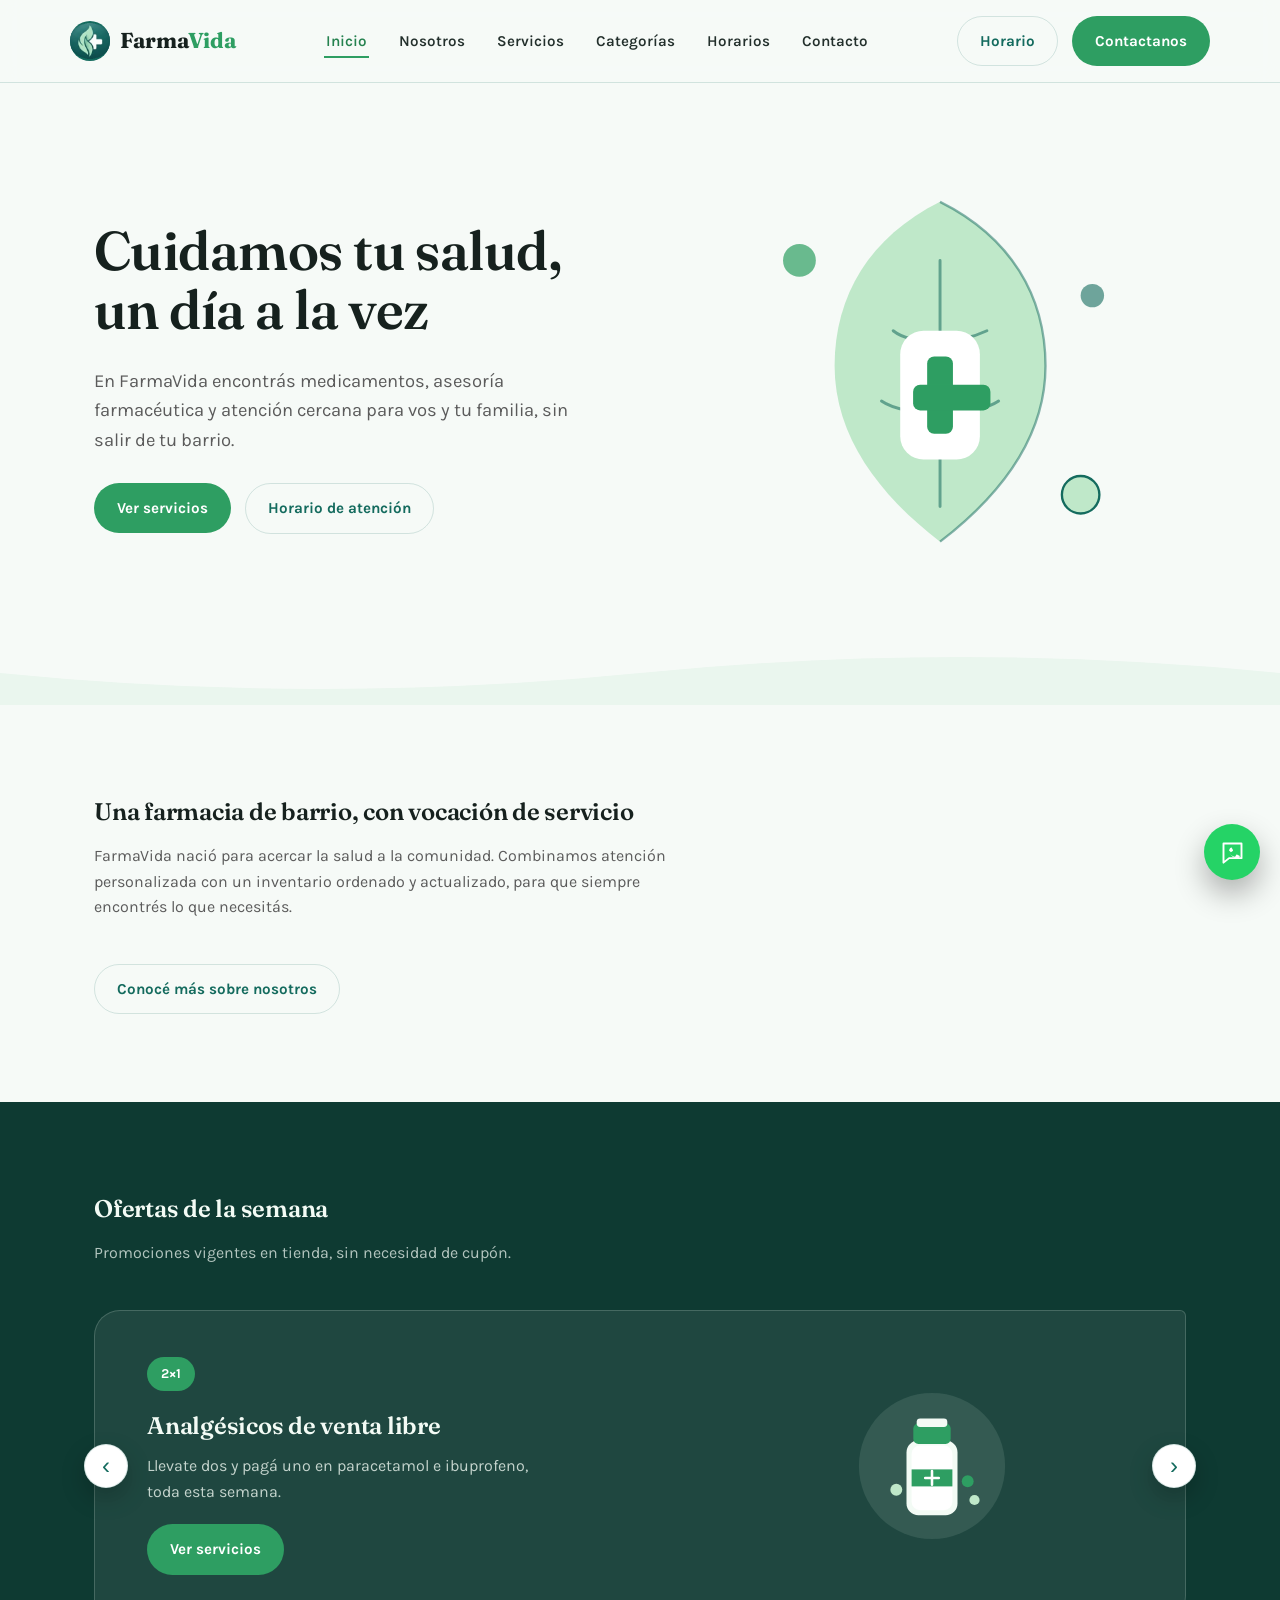
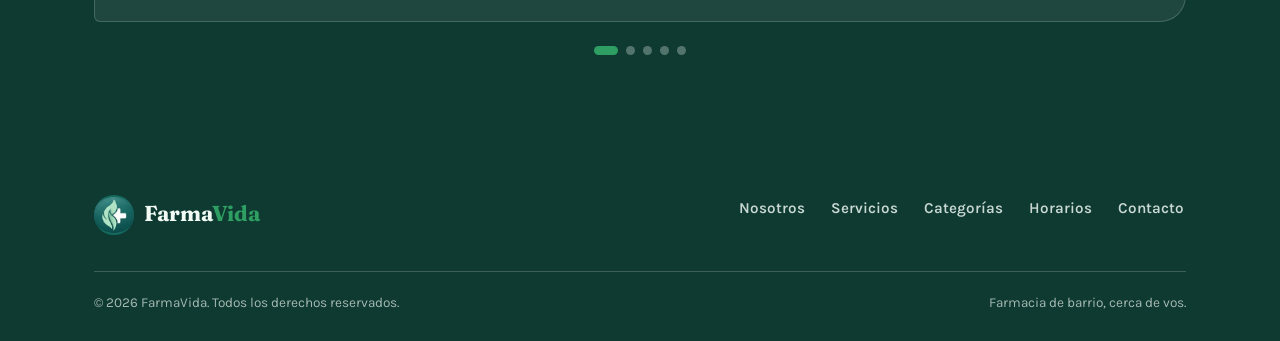
<file: index.html>
<!DOCTYPE html>
<html lang="es">
<head>
<meta charset="UTF-8">
<meta name="viewport" content="width=device-width, initial-scale=1.0">
<title>FarmaVida — Farmacia de barrio</title>
<meta name="description" content="Farmacia de barrio en San Salvador: medicamentos, asesoría y entrega a domicilio.">
<link rel="preconnect" href="https://fonts.googleapis.com">
<link rel="preconnect" href="https://fonts.gstatic.com" crossorigin>
<link href="https://fonts.googleapis.com/css2?family=Fraunces:opsz,wght@9..144,400;9..144,500;9..144,600;9..144,700&family=Karla:wght@400;500;600;700&display=swap" rel="stylesheet">
<link rel="stylesheet" href="style.css">
</head>
<body>

<header>
  <div class="wrap nav">
    <a class="brand" href="index.html">
      <img class="brand-mark" src="logo-icon.png" alt="Logo de FarmaVida" width="40" height="40">
      <span class="brand-word">Farma<em>Vida</em></span>
    </a>
    <ul class="nav-links" id="navLinks">
      <li><a href="index.html" class="active">Inicio</a></li>
      <li><a href="nosotros.html">Nosotros</a></li>
      <li><a href="servicios.html">Servicios</a></li>
      <li><a href="categorias.html">Categorías</a></li>
      <li><a href="horarios.html">Horarios</a></li>
      <li><a href="contacto.html">Contacto</a></li>
    </ul>
    <div class="nav-cta">
      <a class="btn btn-ghost" href="horarios.html">Horario</a>
      <a class="btn btn-primary" href="contacto.html">Contactanos</a>
      <button class="menu-toggle" id="menuToggle" aria-label="Abrir menú" aria-expanded="false" aria-controls="navLinks">
        <svg viewBox="0 0 24 24" fill="none" stroke-width="2" stroke-linecap="round"><path d="M3 6h18M3 12h18M3 18h18"/></svg>
      </button>
    </div>
  </div>
</header>

<main>
  <section class="hero" id="inicio">
    <div class="wrap">
      <div>
        <h1>Cuidamos tu salud,<br>un día a la vez</h1>
        <p class="lead">En FarmaVida encontrás medicamentos, asesoría farmacéutica y atención cercana para vos y tu familia, sin salir de tu barrio.</p>
        <div class="hero-cta">
          <a class="btn btn-primary" href="servicios.html">Ver servicios</a>
          <a class="btn btn-ghost" href="horarios.html">Horario de atención</a>
        </div>
      </div>
      <svg class="hero-art" viewBox="0 0 420 380" fill="none" xmlns="http://www.w3.org/2000/svg">
        <path d="M210 40c60 30 90 80 90 140s-38 110-90 150c-52-40-90-90-90-150s30-110 90-140z" fill="var(--mint)"/>
        <path d="M210 40c60 30 90 80 90 140s-38 110-90 150" stroke="var(--teal-700)" stroke-width="2" fill="none" opacity=".5"/>
        <path d="M210 90v210M170 150c15 12 55 12 80 0M160 210c20 14 80 14 100 0" stroke="var(--teal-700)" stroke-width="2.5" stroke-linecap="round" fill="none" opacity=".55"/>
        <rect x="176" y="150" width="68" height="110" rx="20" fill="var(--surface)"/>
        <rect x="199" y="172" width="22" height="66" rx="6" fill="var(--green-500)"/>
        <rect x="187" y="196" width="66" height="22" rx="6" fill="var(--green-500)"/>
        <circle cx="90" cy="90" r="14" fill="var(--green-500)" opacity=".7"/>
        <circle cx="340" cy="120" r="10" fill="var(--teal-700)" opacity=".6"/>
        <circle cx="330" cy="290" r="16" fill="var(--mint)" stroke="var(--teal-700)" stroke-width="2"/>
      </svg>
    </div>
  </section>

  <div class="divider" aria-hidden="true">
    <svg viewBox="0 0 1200 60" preserveAspectRatio="none"><path d="M0 30 Q300 60 600 30 T1200 30 V60 H0 Z" fill="var(--surface-alt)"/></svg>
  </div>

  <section id="nosotros-teaser">
    <div class="wrap">
      <div class="section-head">
        <h2>Una farmacia de barrio, con vocación de servicio</h2>
        <p class="muted measure">FarmaVida nació para acercar la salud a la comunidad. Combinamos atención personalizada con un inventario ordenado y actualizado, para que siempre encontrés lo que necesitás.</p>
      </div>
      <a class="btn btn-ghost" href="nosotros.html">Conocé más sobre nosotros</a>
    </div>
  </section>

  <section class="ofertas" id="ofertas">
    <div class="wrap">
      <div class="section-head">
        <h2>Ofertas de la semana</h2>
        <p>Promociones vigentes en tienda, sin necesidad de cupón.</p>
      </div>

      <div class="carousel" data-carousel>
        <div class="carousel-viewport">
          <ul class="carousel-track" data-track>

            <li class="offer-slide">
              <div class="offer-copy">
                <span class="offer-tag">2×1</span>
                <h3>Analgésicos de venta libre</h3>
                <p>Llevate dos y pagá uno en paracetamol e ibuprofeno, toda esta semana.</p>
                <a class="btn btn-primary" href="servicios.html">Ver servicios</a>
              </div>
              <svg class="offer-art" viewBox="0 0 200 200" xmlns="http://www.w3.org/2000/svg">
                <circle cx="100" cy="100" r="86" fill="color-mix(in srgb, var(--on-dark) 10%, transparent)"/>
                <rect x="70" y="70" width="60" height="88" rx="14" fill="var(--on-dark)"/>
                <rect x="76" y="76" width="48" height="76" rx="10" fill="var(--surface)"/>
                <rect x="78" y="50" width="44" height="24" rx="6" fill="var(--green-500)"/>
                <rect x="82" y="44" width="36" height="10" rx="4" fill="var(--on-dark)"/>
                <rect x="76" y="104" width="48" height="20" fill="var(--green-500)"/>
                <path d="M92 114h16M100 106v16" stroke="#fff" stroke-width="3" stroke-linecap="round"/>
                <circle cx="58" cy="128" r="7" fill="var(--mint)"/>
                <circle cx="142" cy="118" r="7" fill="var(--green-500)"/>
                <circle cx="150" cy="140" r="6" fill="var(--mint)"/>
              </svg>
            </li>

            <li class="offer-slide">
              <div class="offer-copy">
                <span class="offer-tag">-20%</span>
                <h3>Vitaminas y suplementos</h3>
                <p>Reforzá tus defensas con 20% de descuento en toda la línea, todo el mes.</p>
                <a class="btn btn-primary" href="categorias.html">Ver categorías</a>
              </div>
              <svg class="offer-art" viewBox="0 0 200 200" xmlns="http://www.w3.org/2000/svg">
                <circle cx="100" cy="100" r="86" fill="color-mix(in srgb, var(--on-dark) 10%, transparent)"/>
                <path d="M100 40c8 6 13 13 13 21a13 13 0 0 1-26 0c0-8 5-15 13-21z" fill="var(--mint)"/>
                <rect x="66" y="76" width="68" height="82" rx="18" fill="var(--on-dark)"/>
                <rect x="74" y="84" width="52" height="66" rx="12" fill="var(--surface)"/>
                <rect x="80" y="58" width="40" height="20" rx="6" fill="var(--green-500)"/>
                <circle cx="90" cy="104" r="6" fill="var(--green-500)"/>
                <circle cx="110" cy="112" r="6" fill="var(--mint)"/>
                <circle cx="96" cy="126" r="6" fill="var(--green-500)"/>
                <circle cx="114" cy="134" r="6" fill="var(--mint)"/>
              </svg>
            </li>

            <li class="offer-slide">
              <div class="offer-copy">
                <span class="offer-tag">Gratis</span>
                <h3>Control de presión arterial</h3>
                <p>Sin costo, todos los días en tienda. Solo acercate al mostrador.</p>
                <a class="btn btn-primary" href="servicios.html">Ver servicios</a>
              </div>
              <svg class="offer-art" viewBox="0 0 200 200" xmlns="http://www.w3.org/2000/svg">
                <circle cx="100" cy="100" r="86" fill="color-mix(in srgb, var(--on-dark) 10%, transparent)"/>
                <path d="M60 142c12 12 68 12 80 0" stroke="var(--mint)" stroke-width="12" stroke-linecap="round" fill="none"/>
                <rect x="64" y="72" width="72" height="54" rx="12" fill="var(--on-dark)"/>
                <rect x="72" y="80" width="56" height="28" rx="4" fill="var(--surface)"/>
                <path d="M78 94h8l4-9 5 15 4-11h7" stroke="var(--green-500)" stroke-width="3" fill="none" stroke-linecap="round" stroke-linejoin="round"/>
                <circle cx="121" cy="117" r="5" fill="var(--green-500)"/>
                <circle cx="103" cy="117" r="5" fill="var(--mint)"/>
              </svg>
            </li>

            <li class="offer-slide">
              <div class="offer-copy">
                <span class="offer-tag">-15%</span>
                <h3>Cuidado del bebé</h3>
                <p>Pañales, fórmulas y productos de higiene infantil con descuento especial.</p>
                <a class="btn btn-primary" href="categorias.html">Ver categorías</a>
              </div>
              <svg class="offer-art" viewBox="0 0 200 200" xmlns="http://www.w3.org/2000/svg">
                <circle cx="100" cy="100" r="86" fill="color-mix(in srgb, var(--on-dark) 10%, transparent)"/>
                <rect x="86" y="52" width="20" height="16" rx="4" fill="var(--green-500)"/>
                <rect x="78" y="66" width="36" height="16" rx="5" fill="var(--on-dark)"/>
                <path d="M72 82h48l-6 68a8 8 0 0 1-8 7H86a8 8 0 0 1-8-7z" fill="var(--surface)" stroke="var(--on-dark)" stroke-width="3"/>
                <rect x="75" y="110" width="42" height="18" fill="var(--mint)"/>
                <path d="M85 119h22" stroke="var(--teal-700)" stroke-width="2.5" stroke-linecap="round"/>
              </svg>
            </li>

            <li class="offer-slide">
              <div class="offer-copy">
                <span class="offer-tag">Envío gratis</span>
                <h3>Compras mayores a $15</h3>
                <p>Te lo llevamos hasta la puerta de tu casa, sin costo extra de entrega.</p>
                <a class="btn btn-primary" href="contacto.html">Escribinos</a>
              </div>
              <svg class="offer-art" viewBox="0 0 200 200" xmlns="http://www.w3.org/2000/svg">
                <circle cx="100" cy="100" r="86" fill="color-mix(in srgb, var(--on-dark) 10%, transparent)"/>
                <path d="M64 78l36 15 36-15" stroke="var(--mint)" stroke-width="4" fill="none" stroke-linejoin="round" stroke-linecap="round"/>
                <rect x="58" y="86" width="84" height="60" rx="8" fill="var(--on-dark)"/>
                <rect x="64" y="96" width="72" height="44" rx="4" fill="var(--surface)"/>
                <path d="M64 100h72" stroke="var(--green-500)" stroke-width="6"/>
                <path d="M92 100v40M108 100v40" stroke="var(--green-500)" stroke-width="3" opacity=".55"/>
                <path d="M84 62c4-8 12-8 16 0" stroke="var(--green-500)" stroke-width="4" fill="none" stroke-linecap="round"/>
              </svg>
            </li>

          </ul>
        </div>
        <button class="carousel-arrow prev" data-prev type="button" aria-label="Oferta anterior">‹</button>
        <button class="carousel-arrow next" data-next type="button" aria-label="Oferta siguiente">›</button>
      </div>
      <div class="carousel-dots" data-dots></div>
    </div>
  </section>

</main>

<footer>
  <div class="wrap">
    <div class="footer-top">
      <a class="brand" href="index.html">
        <img class="brand-mark" src="logo-icon.png" alt="Logo de FarmaVida" width="40" height="40">
        <span class="brand-word">Farma<em>Vida</em></span>
      </a>
      <ul class="nav-links" style="position:static;display:flex;background:none;border:none;padding:0;box-shadow:none;">
        <li><a href="nosotros.html">Nosotros</a></li>
        <li><a href="servicios.html">Servicios</a></li>
        <li><a href="categorias.html">Categorías</a></li>
        <li><a href="horarios.html">Horarios</a></li>
        <li><a href="contacto.html">Contacto</a></li>
      </ul>
    </div>
    <div class="footer-bottom">
      <span>© <span id="year"></span> FarmaVida. Todos los derechos reservados.</span>
      <span>Farmacia de barrio, cerca de vos.</span>
    </div>
  </div>
</footer>

<a class="whatsapp-float" href="https://wa.me/50375860276?text=Hola%2C%20quisiera%20hacer%20una%20consulta%20en%20FarmaVida." target="_blank" rel="noopener" aria-label="Escribinos por WhatsApp al 7586-0276">
  <svg viewBox="0 0 24 24" xmlns="http://www.w3.org/2000/svg">
      <path d="M4 4h16v13H9l-5 4z" fill="none" stroke="currentColor" stroke-width="1.7" stroke-linecap="round" stroke-linejoin="round"/>
      <path d="M9 10.3c0 3 2.4 5.4 5.3 5.4l1.1-1.6c.2-.3.6-.4.9-.2l1.9 1c.3.2.4.6.2.9-.6 1.1-1.8 1.7-3 1.5-3-.4-6-3.5-6.4-6.6-.1-1.2.5-2.4 1.5-3 .3-.2.7-.1.9.2l1 1.9c.2.3.1.7-.2.9l-1.6 1.1z" fill="currentColor"/>
    </svg>
</a>

<script src="script.js"></script>
</body>
</html>
</file>
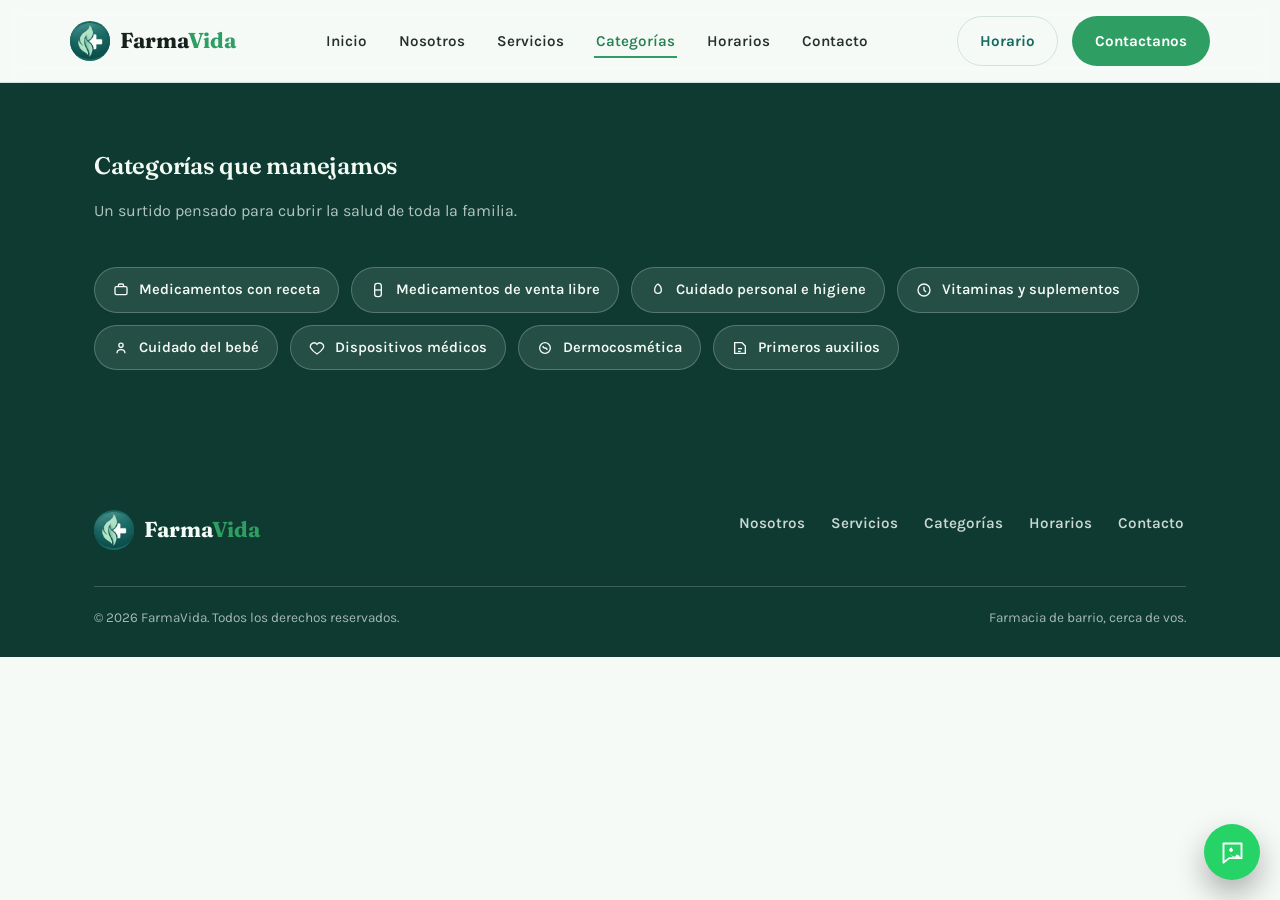
<file: categorias.html>
<!DOCTYPE html>
<html lang="es">
<head>
<meta charset="UTF-8">
<meta name="viewport" content="width=device-width, initial-scale=1.0">
<title>Categorías — FarmaVida</title>
<meta name="description" content="Medicamentos, cuidado personal, vitaminas, cuidado del bebé y más.">
<link rel="preconnect" href="https://fonts.googleapis.com">
<link rel="preconnect" href="https://fonts.gstatic.com" crossorigin>
<link href="https://fonts.googleapis.com/css2?family=Fraunces:opsz,wght@9..144,400;9..144,500;9..144,600;9..144,700&family=Karla:wght@400;500;600;700&display=swap" rel="stylesheet">
<link rel="stylesheet" href="style.css">
</head>
<body>

<header>
  <div class="wrap nav">
    <a class="brand" href="index.html">
      <img class="brand-mark" src="logo-icon.png" alt="Logo de FarmaVida" width="40" height="40">
      <span class="brand-word">Farma<em>Vida</em></span>
    </a>
    <ul class="nav-links" id="navLinks">
      <li><a href="index.html">Inicio</a></li>
      <li><a href="nosotros.html">Nosotros</a></li>
      <li><a href="servicios.html">Servicios</a></li>
      <li><a href="categorias.html" class="active">Categorías</a></li>
      <li><a href="horarios.html">Horarios</a></li>
      <li><a href="contacto.html">Contacto</a></li>
    </ul>
    <div class="nav-cta">
      <a class="btn btn-ghost" href="horarios.html">Horario</a>
      <a class="btn btn-primary" href="contacto.html">Contactanos</a>
      <button class="menu-toggle" id="menuToggle" aria-label="Abrir menú" aria-expanded="false" aria-controls="navLinks">
        <svg viewBox="0 0 24 24" fill="none" stroke-width="2" stroke-linecap="round"><path d="M3 6h18M3 12h18M3 18h18"/></svg>
      </button>
    </div>
  </div>
</header>

<main>
  <section class="categorias" id="categorias" style="padding-top:64px;">
    <div class="wrap">
      <div class="section-head">
        <h1 class="page-head" style="padding:0;color:var(--on-dark);">Categorías que manejamos</h1>
        <p>Un surtido pensado para cubrir la salud de toda la familia.</p>
      </div>
      <div class="chip-row">
        <span class="chip"><svg viewBox="0 0 24 24" fill="none" stroke="currentColor" stroke-width="2"><rect x="3" y="7" width="18" height="12" rx="2"/><path d="M8 7V5.5A2.5 2.5 0 0 1 10.5 3h3A2.5 2.5 0 0 1 16 5.5V7"/></svg>Medicamentos con receta</span>
        <span class="chip"><svg viewBox="0 0 24 24" fill="none" stroke="currentColor" stroke-width="2"><rect x="7" y="2" width="10" height="20" rx="4"/><path d="M7 12h10"/></svg>Medicamentos de venta libre</span>
        <span class="chip"><svg viewBox="0 0 24 24" fill="none" stroke="currentColor" stroke-width="2"><path d="M12 3c3 2 5 5 5 9a5 5 0 0 1-10 0c0-4 2-7 5-9z"/></svg>Cuidado personal e higiene</span>
        <span class="chip"><svg viewBox="0 0 24 24" fill="none" stroke="currentColor" stroke-width="2"><circle cx="12" cy="12" r="9"/><path d="M12 7v5l3 3"/></svg>Vitaminas y suplementos</span>
        <span class="chip"><svg viewBox="0 0 24 24" fill="none" stroke="currentColor" stroke-width="2"><circle cx="12" cy="8" r="3.2"/><path d="M6 20c0-3.5 2.7-5.5 6-5.5s6 2 6 5.5"/></svg>Cuidado del bebé</span>
        <span class="chip"><svg viewBox="0 0 24 24" fill="none" stroke="currentColor" stroke-width="2"><path d="M12 21s-7-4.4-9.3-9A5.4 5.4 0 0 1 12 6.6 5.4 5.4 0 0 1 21.3 12c-2.3 4.6-9.3 9-9.3 9z"/></svg>Dispositivos médicos</span>
        <span class="chip"><svg viewBox="0 0 24 24" fill="none" stroke="currentColor" stroke-width="2"><circle cx="12" cy="12" r="8"/><path d="M9 9c0 2 1.5 3 3 3s3 1 3 3"/></svg>Dermocosmética</span>
        <span class="chip"><svg viewBox="0 0 24 24" fill="none" stroke="currentColor" stroke-width="2"><path d="M4 4h11l5 5v11H4z"/><path d="M9 13h6M9 17h4"/></svg>Primeros auxilios</span>
      </div>
    </div>
  </section>

</main>

<footer>
  <div class="wrap">
    <div class="footer-top">
      <a class="brand" href="index.html">
        <img class="brand-mark" src="logo-icon.png" alt="Logo de FarmaVida" width="40" height="40">
        <span class="brand-word">Farma<em>Vida</em></span>
      </a>
      <ul class="nav-links" style="position:static;display:flex;background:none;border:none;padding:0;box-shadow:none;">
        <li><a href="nosotros.html">Nosotros</a></li>
        <li><a href="servicios.html">Servicios</a></li>
        <li><a href="categorias.html">Categorías</a></li>
        <li><a href="horarios.html">Horarios</a></li>
        <li><a href="contacto.html">Contacto</a></li>
      </ul>
    </div>
    <div class="footer-bottom">
      <span>© <span id="year"></span> FarmaVida. Todos los derechos reservados.</span>
      <span>Farmacia de barrio, cerca de vos.</span>
    </div>
  </div>
</footer>

<a class="whatsapp-float" href="https://wa.me/50375860276?text=Hola%2C%20quisiera%20hacer%20una%20consulta%20en%20FarmaVida." target="_blank" rel="noopener" aria-label="Escribinos por WhatsApp al 7586-0276">
  <svg viewBox="0 0 24 24" xmlns="http://www.w3.org/2000/svg">
      <path d="M4 4h16v13H9l-5 4z" fill="none" stroke="currentColor" stroke-width="1.7" stroke-linecap="round" stroke-linejoin="round"/>
      <path d="M9 10.3c0 3 2.4 5.4 5.3 5.4l1.1-1.6c.2-.3.6-.4.9-.2l1.9 1c.3.2.4.6.2.9-.6 1.1-1.8 1.7-3 1.5-3-.4-6-3.5-6.4-6.6-.1-1.2.5-2.4 1.5-3 .3-.2.7-.1.9.2l1 1.9c.2.3.1.7-.2.9l-1.6 1.1z" fill="currentColor"/>
    </svg>
</a>

<script src="script.js"></script>
</body>
</html>
</file>
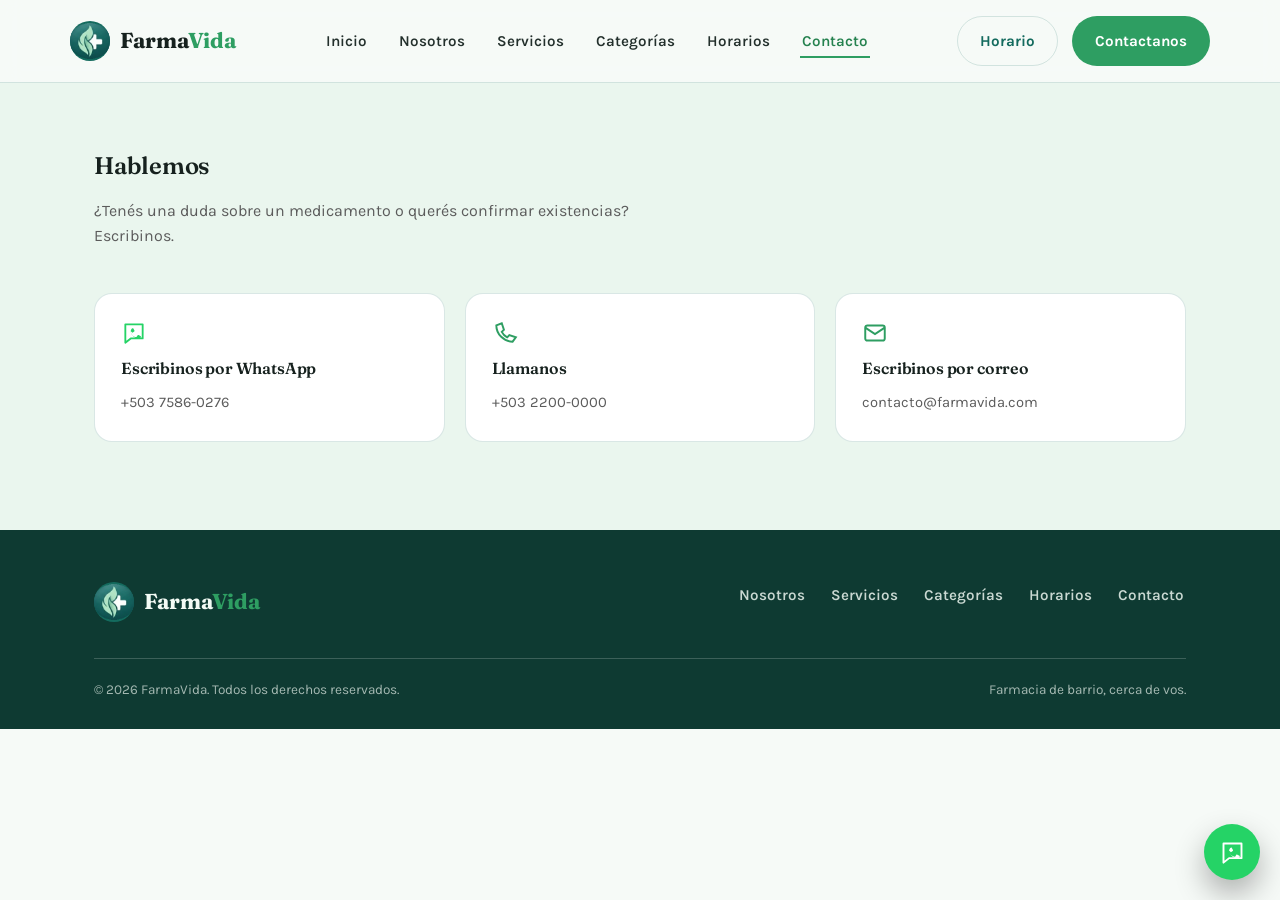
<file: contactos.html>
<!DOCTYPE html>
<html lang="es">
<head>
<meta charset="UTF-8">
<meta name="viewport" content="width=device-width, initial-scale=1.0">
<title>Contacto — FarmaVida</title>
<meta name="description" content="Escribinos por WhatsApp, llamanos o mandanos un correo.">
<link rel="preconnect" href="https://fonts.googleapis.com">
<link rel="preconnect" href="https://fonts.gstatic.com" crossorigin>
<link href="https://fonts.googleapis.com/css2?family=Fraunces:opsz,wght@9..144,400;9..144,500;9..144,600;9..144,700&family=Karla:wght@400;500;600;700&display=swap" rel="stylesheet">
<link rel="stylesheet" href="style.css">
</head>
<body>

<header>
  <div class="wrap nav">
    <a class="brand" href="index.html">
      <img class="brand-mark" src="logo-icon.png" alt="Logo de FarmaVida" width="40" height="40">
      <span class="brand-word">Farma<em>Vida</em></span>
    </a>
    <ul class="nav-links" id="navLinks">
      <li><a href="index.html">Inicio</a></li>
      <li><a href="nosotros.html">Nosotros</a></li>
      <li><a href="servicios.html">Servicios</a></li>
      <li><a href="categorias.html">Categorías</a></li>
      <li><a href="horarios.html">Horarios</a></li>
      <li><a href="contacto.html" class="active">Contacto</a></li>
    </ul>
    <div class="nav-cta">
      <a class="btn btn-ghost" href="horarios.html">Horario</a>
      <a class="btn btn-primary" href="contacto.html">Contactanos</a>
      <button class="menu-toggle" id="menuToggle" aria-label="Abrir menú" aria-expanded="false" aria-controls="navLinks">
        <svg viewBox="0 0 24 24" fill="none" stroke-width="2" stroke-linecap="round"><path d="M3 6h18M3 12h18M3 18h18"/></svg>
      </button>
    </div>
  </div>
</header>

<main>
  <section class="contacto" id="contacto" style="padding-top:64px;">
    <div class="wrap">
      <div class="section-head">
        <h1 class="page-head" style="padding:0;">Hablemos</h1>
        <p class="muted">¿Tenés una duda sobre un medicamento o querés confirmar existencias? Escribinos.</p>
      </div>
      <div class="contact-grid">
        <a class="contact-card whatsapp" href="https://wa.me/50375860276?text=Hola%2C%20quisiera%20hacer%20una%20consulta%20en%20FarmaVida." target="_blank" rel="noopener">
          <svg viewBox="0 0 24 24" xmlns="http://www.w3.org/2000/svg">
      <path d="M4 4h16v13H9l-5 4z" fill="none" stroke="currentColor" stroke-width="1.7" stroke-linecap="round" stroke-linejoin="round"/>
      <path d="M9 10.3c0 3 2.4 5.4 5.3 5.4l1.1-1.6c.2-.3.6-.4.9-.2l1.9 1c.3.2.4.6.2.9-.6 1.1-1.8 1.7-3 1.5-3-.4-6-3.5-6.4-6.6-.1-1.2.5-2.4 1.5-3 .3-.2.7-.1.9.2l1 1.9c.2.3.1.7-.2.9l-1.6 1.1z" fill="currentColor"/>
    </svg>
          <h3>Escribinos por WhatsApp</h3>
          <span>+503 7586-0276</span>
        </a>
        <a class="contact-card" href="tel:+50322000000">
          <svg viewBox="0 0 24 24" fill="none" stroke="currentColor" stroke-width="1.8"><path d="M4 5c0 8 7 15 15 15l3-4-6-2-2 2c-2-1-4-3-5-5l2-2-2-6z"/></svg>
          <h3>Llamanos</h3>
          <span>+503 2200-0000</span>
        </a>
        <a class="contact-card" href="mailto:contacto@farmavida.com">
          <svg viewBox="0 0 24 24" fill="none" stroke="currentColor" stroke-width="1.8"><rect x="3" y="5" width="18" height="14" rx="2"/><path d="M3 7l9 6 9-6"/></svg>
          <h3>Escribinos por correo</h3>
          <span>contacto@farmavida.com</span>
        </a>
      </div>
    </div>
  </section>

</main>

<footer>
  <div class="wrap">
    <div class="footer-top">
      <a class="brand" href="index.html">
        <img class="brand-mark" src="logo-icon.png" alt="Logo de FarmaVida" width="40" height="40">
        <span class="brand-word">Farma<em>Vida</em></span>
      </a>
      <ul class="nav-links" style="position:static;display:flex;background:none;border:none;padding:0;box-shadow:none;">
        <li><a href="nosotros.html">Nosotros</a></li>
        <li><a href="servicios.html">Servicios</a></li>
        <li><a href="categorias.html">Categorías</a></li>
        <li><a href="horarios.html">Horarios</a></li>
        <li><a href="contacto.html">Contacto</a></li>
      </ul>
    </div>
    <div class="footer-bottom">
      <span>© <span id="year"></span> FarmaVida. Todos los derechos reservados.</span>
      <span>Farmacia de barrio, cerca de vos.</span>
    </div>
  </div>
</footer>

<a class="whatsapp-float" href="https://wa.me/50375860276?text=Hola%2C%20quisiera%20hacer%20una%20consulta%20en%20FarmaVida." target="_blank" rel="noopener" aria-label="Escribinos por WhatsApp al 7586-0276">
  <svg viewBox="0 0 24 24" xmlns="http://www.w3.org/2000/svg">
      <path d="M4 4h16v13H9l-5 4z" fill="none" stroke="currentColor" stroke-width="1.7" stroke-linecap="round" stroke-linejoin="round"/>
      <path d="M9 10.3c0 3 2.4 5.4 5.3 5.4l1.1-1.6c.2-.3.6-.4.9-.2l1.9 1c.3.2.4.6.2.9-.6 1.1-1.8 1.7-3 1.5-3-.4-6-3.5-6.4-6.6-.1-1.2.5-2.4 1.5-3 .3-.2.7-.1.9.2l1 1.9c.2.3.1.7-.2.9l-1.6 1.1z" fill="currentColor"/>
    </svg>
</a>

<script src="script.js"></script>
</body>
</html>
</file>
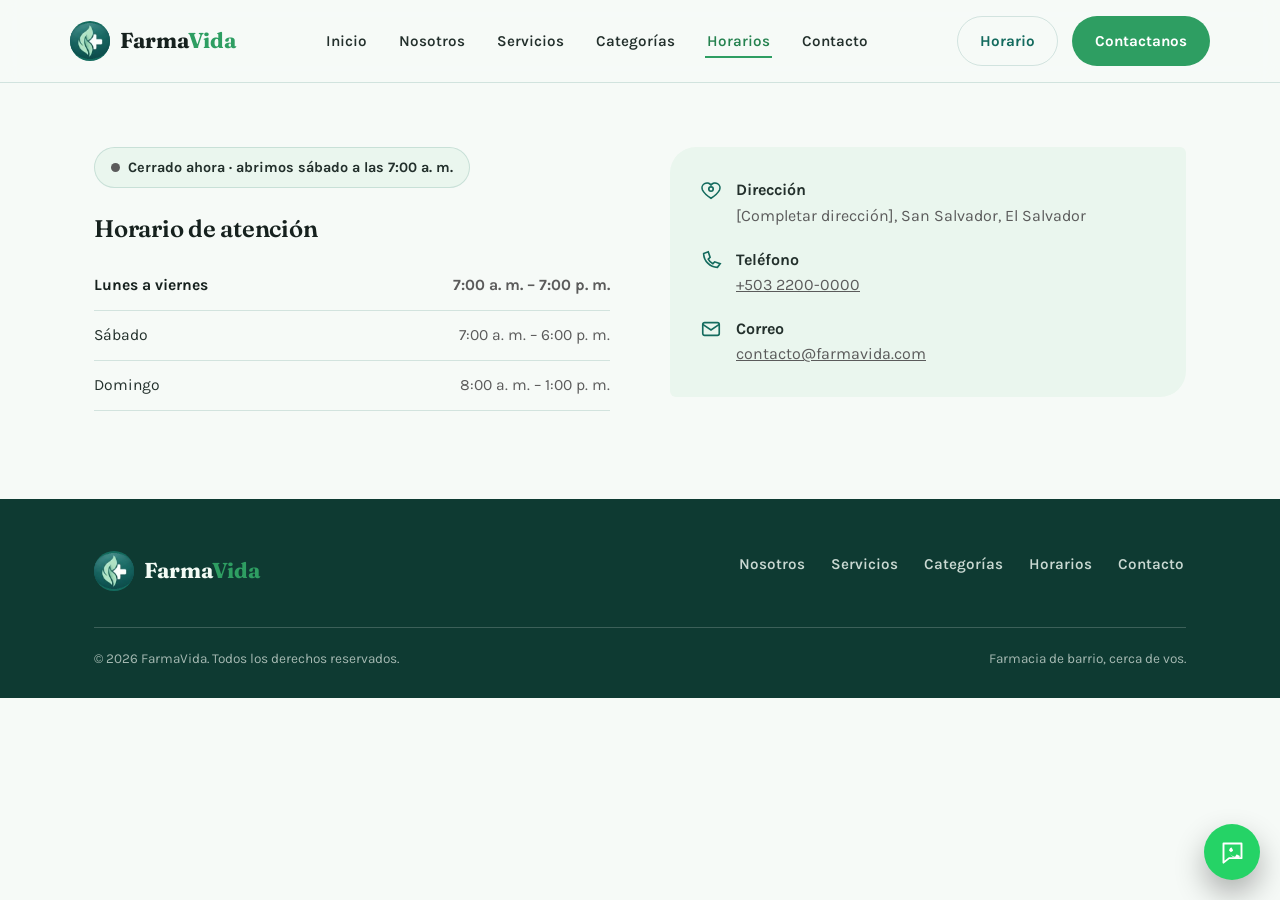
<file: horarios.html>
<!DOCTYPE html>
<html lang="es">
<head>
<meta charset="UTF-8">
<meta name="viewport" content="width=device-width, initial-scale=1.0">
<title>Horarios y ubicación — FarmaVida</title>
<meta name="description" content="Horario de atención y ubicación de FarmaVida.">
<link rel="preconnect" href="https://fonts.googleapis.com">
<link rel="preconnect" href="https://fonts.gstatic.com" crossorigin>
<link href="https://fonts.googleapis.com/css2?family=Fraunces:opsz,wght@9..144,400;9..144,500;9..144,600;9..144,700&family=Karla:wght@400;500;600;700&display=swap" rel="stylesheet">
<link rel="stylesheet" href="style.css">
</head>
<body>

<header>
  <div class="wrap nav">
    <a class="brand" href="index.html">
      <img class="brand-mark" src="logo-icon.png" alt="Logo de FarmaVida" width="40" height="40">
      <span class="brand-word">Farma<em>Vida</em></span>
    </a>
    <ul class="nav-links" id="navLinks">
      <li><a href="index.html">Inicio</a></li>
      <li><a href="nosotros.html">Nosotros</a></li>
      <li><a href="servicios.html">Servicios</a></li>
      <li><a href="categorias.html">Categorías</a></li>
      <li><a href="horarios.html" class="active">Horarios</a></li>
      <li><a href="contacto.html">Contacto</a></li>
    </ul>
    <div class="nav-cta">
      <a class="btn btn-ghost" href="horarios.html">Horario</a>
      <a class="btn btn-primary" href="contacto.html">Contactanos</a>
      <button class="menu-toggle" id="menuToggle" aria-label="Abrir menú" aria-expanded="false" aria-controls="navLinks">
        <svg viewBox="0 0 24 24" fill="none" stroke-width="2" stroke-linecap="round"><path d="M3 6h18M3 12h18M3 18h18"/></svg>
      </button>
    </div>
  </div>
</header>

<main>
  <section class="horarios" id="horarios" style="padding-top:64px;">
    <div class="wrap">
      <div>
        <span class="status-badge" id="statusBadge"><span class="status-dot"></span><span id="statusText">Calculando horario…</span></span>
        <h1 class="page-head" style="padding:0;">Horario de atención</h1>
        <table class="hours" id="hoursTable">
          <tr data-day="1"><td>Lunes a viernes</td><td>7:00 a. m. – 7:00 p. m.</td></tr>
          <tr data-day="6"><td>Sábado</td><td>7:00 a. m. – 6:00 p. m.</td></tr>
          <tr data-day="0"><td>Domingo</td><td>8:00 a. m. – 1:00 p. m.</td></tr>
        </table>
      </div>
      <div class="loc-card">
        <div class="loc-row">
          <svg viewBox="0 0 24 24" fill="none" stroke="currentColor" stroke-width="1.8"><path d="M12 21s-7-4.4-9.3-9A5.4 5.4 0 0 1 12 6.6 5.4 5.4 0 0 1 21.3 12c-2.3 4.6-9.3 9-9.3 9z"/><circle cx="12" cy="11" r="2.4"/></svg>
          <div>
            <strong>Dirección</strong><br>
            <span class="muted">[Completar dirección], San Salvador, El Salvador</span>
          </div>
        </div>
        <div class="loc-row">
          <svg viewBox="0 0 24 24" fill="none" stroke="currentColor" stroke-width="1.8"><path d="M4 5c0 8 7 15 15 15l3-4-6-2-2 2c-2-1-4-3-5-5l2-2-2-6z"/></svg>
          <div>
            <strong>Teléfono</strong><br>
            <a class="muted" href="tel:+50322000000">+503 2200-0000</a>
          </div>
        </div>
        <div class="loc-row">
          <svg viewBox="0 0 24 24" fill="none" stroke="currentColor" stroke-width="1.8"><rect x="3" y="5" width="18" height="14" rx="2"/><path d="M3 7l9 6 9-6"/></svg>
          <div>
            <strong>Correo</strong><br>
            <a class="muted" href="mailto:contacto@farmavida.com">contacto@farmavida.com</a>
          </div>
        </div>
      </div>
    </div>
  </section>

</main>

<footer>
  <div class="wrap">
    <div class="footer-top">
      <a class="brand" href="index.html">
        <img class="brand-mark" src="logo-icon.png" alt="Logo de FarmaVida" width="40" height="40">
        <span class="brand-word">Farma<em>Vida</em></span>
      </a>
      <ul class="nav-links" style="position:static;display:flex;background:none;border:none;padding:0;box-shadow:none;">
        <li><a href="nosotros.html">Nosotros</a></li>
        <li><a href="servicios.html">Servicios</a></li>
        <li><a href="categorias.html">Categorías</a></li>
        <li><a href="horarios.html">Horarios</a></li>
        <li><a href="contacto.html">Contacto</a></li>
      </ul>
    </div>
    <div class="footer-bottom">
      <span>© <span id="year"></span> FarmaVida. Todos los derechos reservados.</span>
      <span>Farmacia de barrio, cerca de vos.</span>
    </div>
  </div>
</footer>

<a class="whatsapp-float" href="https://wa.me/50375860276?text=Hola%2C%20quisiera%20hacer%20una%20consulta%20en%20FarmaVida." target="_blank" rel="noopener" aria-label="Escribinos por WhatsApp al 7586-0276">
  <svg viewBox="0 0 24 24" xmlns="http://www.w3.org/2000/svg">
      <path d="M4 4h16v13H9l-5 4z" fill="none" stroke="currentColor" stroke-width="1.7" stroke-linecap="round" stroke-linejoin="round"/>
      <path d="M9 10.3c0 3 2.4 5.4 5.3 5.4l1.1-1.6c.2-.3.6-.4.9-.2l1.9 1c.3.2.4.6.2.9-.6 1.1-1.8 1.7-3 1.5-3-.4-6-3.5-6.4-6.6-.1-1.2.5-2.4 1.5-3 .3-.2.7-.1.9.2l1 1.9c.2.3.1.7-.2.9l-1.6 1.1z" fill="currentColor"/>
    </svg>
</a>

<script src="script.js"></script>
</body>
</html>
</file>
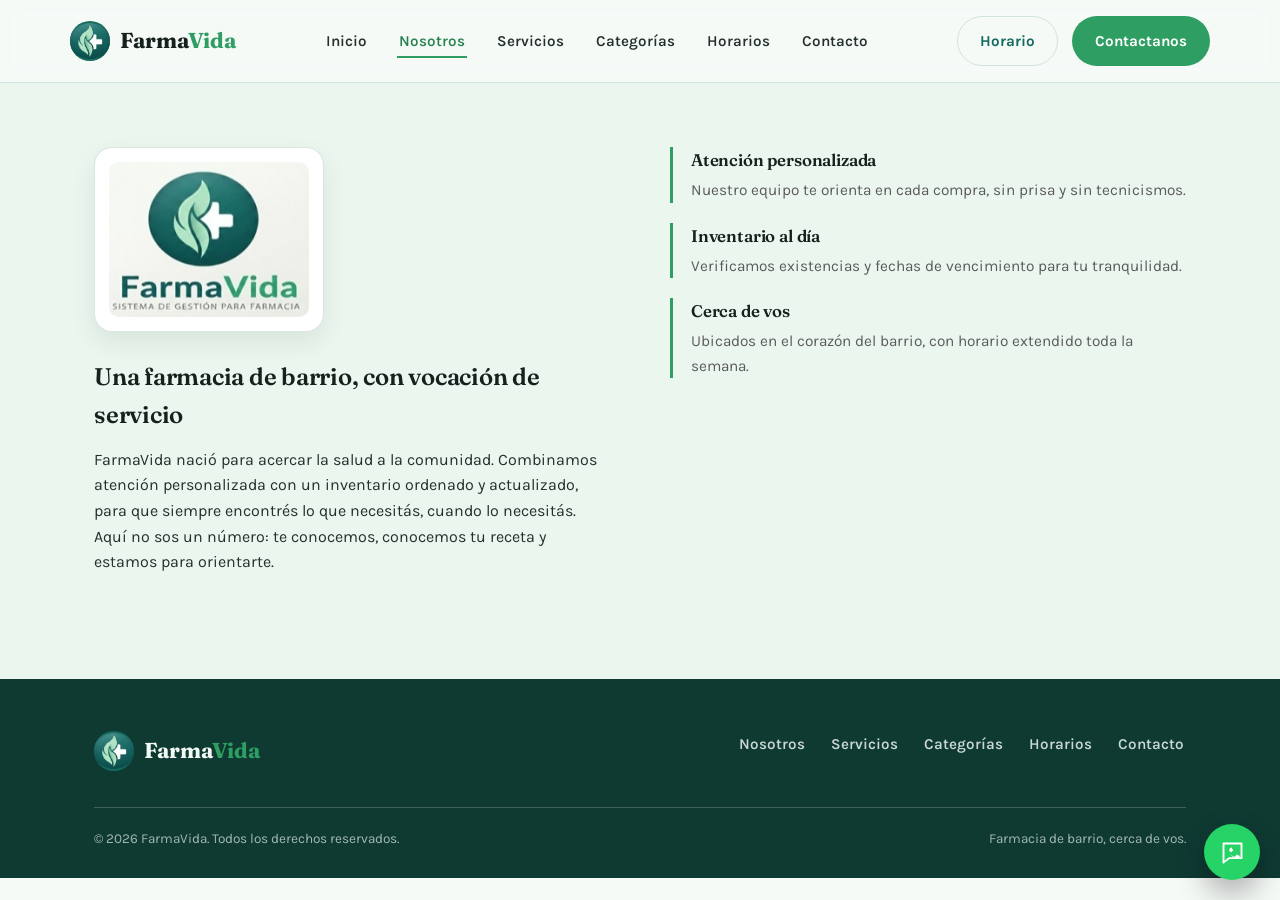
<file: nosotros.html>
<!DOCTYPE html>
<html lang="es">
<head>
<meta charset="UTF-8">
<meta name="viewport" content="width=device-width, initial-scale=1.0">
<title>Nosotros — FarmaVida</title>
<meta name="description" content="Conocé la historia y los valores de FarmaVida, tu farmacia de barrio.">
<link rel="preconnect" href="https://fonts.googleapis.com">
<link rel="preconnect" href="https://fonts.gstatic.com" crossorigin>
<link href="https://fonts.googleapis.com/css2?family=Fraunces:opsz,wght@9..144,400;9..144,500;9..144,600;9..144,700&family=Karla:wght@400;500;600;700&display=swap" rel="stylesheet">
<link rel="stylesheet" href="style.css">
</head>
<body>

<header>
  <div class="wrap nav">
    <a class="brand" href="index.html">
      <img class="brand-mark" src="logo-icon.png" alt="Logo de FarmaVida" width="40" height="40">
      <span class="brand-word">Farma<em>Vida</em></span>
    </a>
    <ul class="nav-links" id="navLinks">
      <li><a href="index.html">Inicio</a></li>
      <li><a href="nosotros.html" class="active">Nosotros</a></li>
      <li><a href="servicios.html">Servicios</a></li>
      <li><a href="categorias.html">Categorías</a></li>
      <li><a href="horarios.html">Horarios</a></li>
      <li><a href="contacto.html">Contacto</a></li>
    </ul>
    <div class="nav-cta">
      <a class="btn btn-ghost" href="horarios.html">Horario</a>
      <a class="btn btn-primary" href="contacto.html">Contactanos</a>
      <button class="menu-toggle" id="menuToggle" aria-label="Abrir menú" aria-expanded="false" aria-controls="navLinks">
        <svg viewBox="0 0 24 24" fill="none" stroke-width="2" stroke-linecap="round"><path d="M3 6h18M3 12h18M3 18h18"/></svg>
      </button>
    </div>
  </div>
</header>

<main>
  <section class="nosotros" id="nosotros" style="padding-top:64px;">
    <div class="wrap">
      <div>
        <div class="brand-showcase">
          <img src="logo-full.png" alt="Logotipo de FarmaVida — Sistema de gestión para farmacia" width="200" height="155">
        </div>
        <h1 class="page-head" style="padding:0;">Una farmacia de barrio, con vocación de servicio</h1>
        <p class="measure">FarmaVida nació para acercar la salud a la comunidad. Combinamos atención personalizada con un inventario ordenado y actualizado, para que siempre encontrés lo que necesitás, cuando lo necesitás. Aquí no sos un número: te conocemos, conocemos tu receta y estamos para orientarte.</p>
      </div>
      <div class="facts">
        <div class="fact">
          <h3>Atención personalizada</h3>
          <p>Nuestro equipo te orienta en cada compra, sin prisa y sin tecnicismos.</p>
        </div>
        <div class="fact">
          <h3>Inventario al día</h3>
          <p>Verificamos existencias y fechas de vencimiento para tu tranquilidad.</p>
        </div>
        <div class="fact">
          <h3>Cerca de vos</h3>
          <p>Ubicados en el corazón del barrio, con horario extendido toda la semana.</p>
        </div>
      </div>
    </div>
  </section>

</main>

<footer>
  <div class="wrap">
    <div class="footer-top">
      <a class="brand" href="index.html">
        <img class="brand-mark" src="logo-icon.png" alt="Logo de FarmaVida" width="40" height="40">
        <span class="brand-word">Farma<em>Vida</em></span>
      </a>
      <ul class="nav-links" style="position:static;display:flex;background:none;border:none;padding:0;box-shadow:none;">
        <li><a href="nosotros.html">Nosotros</a></li>
        <li><a href="servicios.html">Servicios</a></li>
        <li><a href="categorias.html">Categorías</a></li>
        <li><a href="horarios.html">Horarios</a></li>
        <li><a href="contacto.html">Contacto</a></li>
      </ul>
    </div>
    <div class="footer-bottom">
      <span>© <span id="year"></span> FarmaVida. Todos los derechos reservados.</span>
      <span>Farmacia de barrio, cerca de vos.</span>
    </div>
  </div>
</footer>

<a class="whatsapp-float" href="https://wa.me/50375860276?text=Hola%2C%20quisiera%20hacer%20una%20consulta%20en%20FarmaVida." target="_blank" rel="noopener" aria-label="Escribinos por WhatsApp al 7586-0276">
  <svg viewBox="0 0 24 24" xmlns="http://www.w3.org/2000/svg">
      <path d="M4 4h16v13H9l-5 4z" fill="none" stroke="currentColor" stroke-width="1.7" stroke-linecap="round" stroke-linejoin="round"/>
      <path d="M9 10.3c0 3 2.4 5.4 5.3 5.4l1.1-1.6c.2-.3.6-.4.9-.2l1.9 1c.3.2.4.6.2.9-.6 1.1-1.8 1.7-3 1.5-3-.4-6-3.5-6.4-6.6-.1-1.2.5-2.4 1.5-3 .3-.2.7-.1.9.2l1 1.9c.2.3.1.7-.2.9l-1.6 1.1z" fill="currentColor"/>
    </svg>
</a>

<script src="script.js"></script>
</body>
</html>
</file>
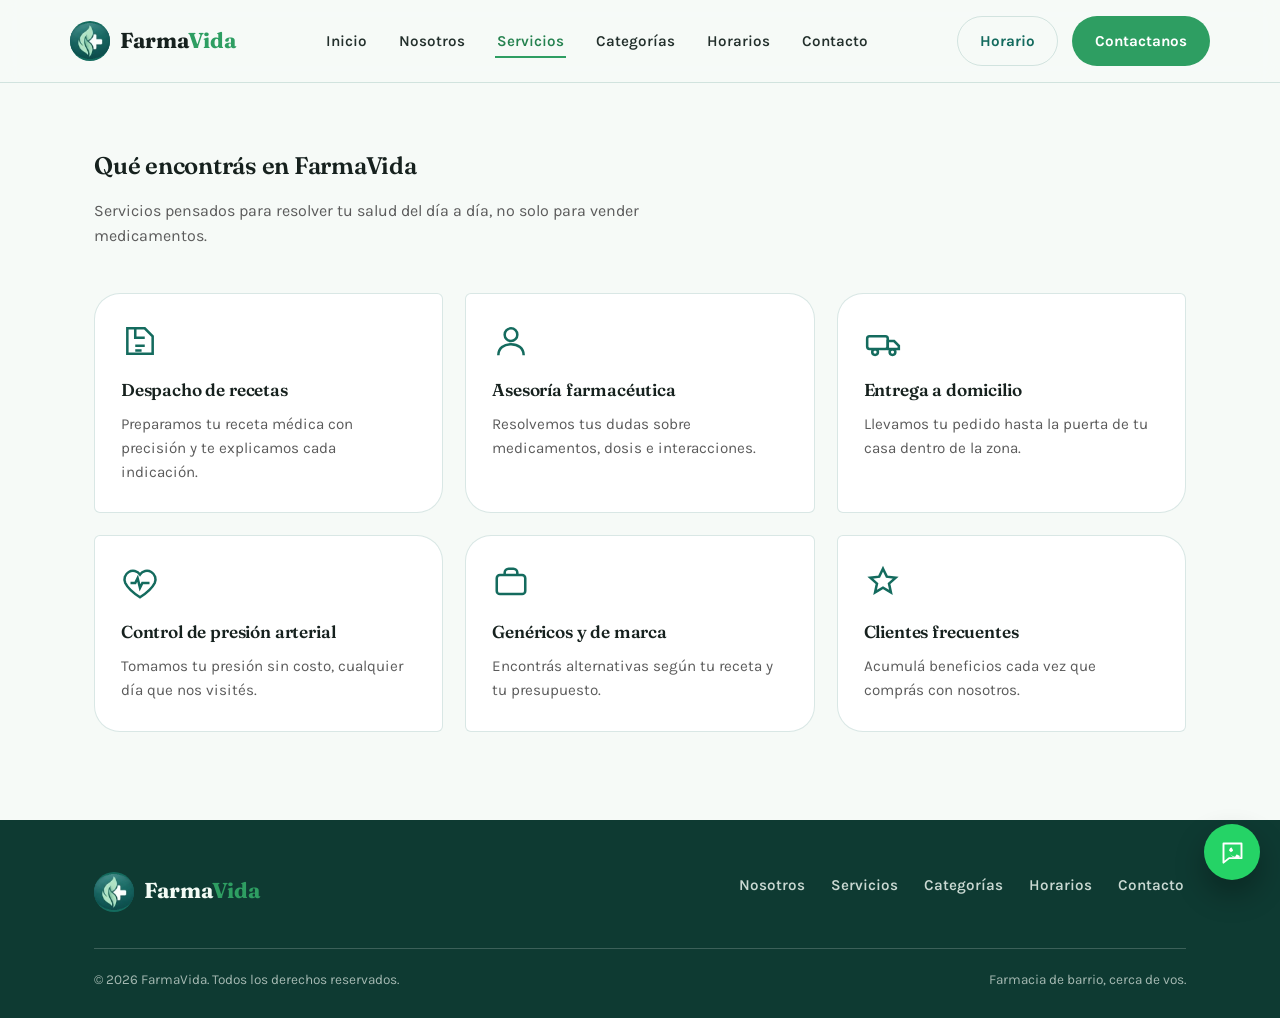
<file: servicios.html>
<!DOCTYPE html>
<html lang="es">
<head>
<meta charset="UTF-8">
<meta name="viewport" content="width=device-width, initial-scale=1.0">
<title>Servicios — FarmaVida</title>
<meta name="description" content="Despacho de recetas, asesoría farmacéutica, entrega a domicilio y más.">
<link rel="preconnect" href="https://fonts.googleapis.com">
<link rel="preconnect" href="https://fonts.gstatic.com" crossorigin>
<link href="https://fonts.googleapis.com/css2?family=Fraunces:opsz,wght@9..144,400;9..144,500;9..144,600;9..144,700&family=Karla:wght@400;500;600;700&display=swap" rel="stylesheet">
<link rel="stylesheet" href="style.css">
</head>
<body>

<header>
  <div class="wrap nav">
    <a class="brand" href="index.html">
      <img class="brand-mark" src="logo-icon.png" alt="Logo de FarmaVida" width="40" height="40">
      <span class="brand-word">Farma<em>Vida</em></span>
    </a>
    <ul class="nav-links" id="navLinks">
      <li><a href="index.html">Inicio</a></li>
      <li><a href="nosotros.html">Nosotros</a></li>
      <li><a href="servicios.html" class="active">Servicios</a></li>
      <li><a href="categorias.html">Categorías</a></li>
      <li><a href="horarios.html">Horarios</a></li>
      <li><a href="contacto.html">Contacto</a></li>
    </ul>
    <div class="nav-cta">
      <a class="btn btn-ghost" href="horarios.html">Horario</a>
      <a class="btn btn-primary" href="contacto.html">Contactanos</a>
      <button class="menu-toggle" id="menuToggle" aria-label="Abrir menú" aria-expanded="false" aria-controls="navLinks">
        <svg viewBox="0 0 24 24" fill="none" stroke-width="2" stroke-linecap="round"><path d="M3 6h18M3 12h18M3 18h18"/></svg>
      </button>
    </div>
  </div>
</header>

<main>
  <section id="servicios" style="padding-top:64px;">
    <div class="wrap">
      <div class="section-head">
        <h1 class="page-head" style="padding:0;">Qué encontrás en FarmaVida</h1>
        <p class="muted">Servicios pensados para resolver tu salud del día a día, no solo para vender medicamentos.</p>
      </div>
      <div class="services-grid">
        <div class="service-card">
          <svg class="service-icon" viewBox="0 0 24 24" fill="none" stroke="currentColor" stroke-width="1.6"><path d="M4 4h11l5 5v11H4z"/><path d="M9 4v6h6"/><path d="M9 15h6M9 18h4"/></svg>
          <h3>Despacho de recetas</h3>
          <p>Preparamos tu receta médica con precisión y te explicamos cada indicación.</p>
        </div>
        <div class="service-card">
          <svg class="service-icon" viewBox="0 0 24 24" fill="none" stroke="currentColor" stroke-width="1.6"><circle cx="12" cy="8" r="4"/><path d="M4 21c0-4.4 3.6-7 8-7s8 2.6 8 7"/></svg>
          <h3>Asesoría farmacéutica</h3>
          <p>Resolvemos tus dudas sobre medicamentos, dosis e interacciones.</p>
        </div>
        <div class="service-card">
          <svg class="service-icon" viewBox="0 0 24 24" fill="none" stroke="currentColor" stroke-width="1.6"><rect x="2" y="9" width="13" height="8" rx="1.5"/><path d="M15 12h4l3 3v2h-7z"/><circle cx="7" cy="19" r="1.8"/><circle cx="18" cy="19" r="1.8"/></svg>
          <h3>Entrega a domicilio</h3>
          <p>Llevamos tu pedido hasta la puerta de tu casa dentro de la zona.</p>
        </div>
        <div class="service-card">
          <svg class="service-icon" viewBox="0 0 24 24" fill="none" stroke="currentColor" stroke-width="1.6"><path d="M12 21s-7-4.4-9.3-9A5.4 5.4 0 0 1 12 6.6 5.4 5.4 0 0 1 21.3 12c-2.3 4.6-9.3 9-9.3 9z"/><path d="M6 12h3l1.5-3L12 15l1.5-3H18"/></svg>
          <h3>Control de presión arterial</h3>
          <p>Tomamos tu presión sin costo, cualquier día que nos visités.</p>
        </div>
        <div class="service-card">
          <svg class="service-icon" viewBox="0 0 24 24" fill="none" stroke="currentColor" stroke-width="1.6"><rect x="3" y="7" width="18" height="12" rx="2"/><path d="M8 7V5.5A2.5 2.5 0 0 1 10.5 3h3A2.5 2.5 0 0 1 16 5.5V7"/></svg>
          <h3>Genéricos y de marca</h3>
          <p>Encontrás alternativas según tu receta y tu presupuesto.</p>
        </div>
        <div class="service-card">
          <svg class="service-icon" viewBox="0 0 24 24" fill="none" stroke="currentColor" stroke-width="1.6"><path d="M12 3l2.4 5 5.6.6-4.2 3.8 1.2 5.5L12 15l-5 2.9 1.2-5.5L4 8.6l5.6-.6z"/></svg>
          <h3>Clientes frecuentes</h3>
          <p>Acumulá beneficios cada vez que comprás con nosotros.</p>
        </div>
      </div>
    </div>
  </section>

</main>

<footer>
  <div class="wrap">
    <div class="footer-top">
      <a class="brand" href="index.html">
        <img class="brand-mark" src="logo-icon.png" alt="Logo de FarmaVida" width="40" height="40">
        <span class="brand-word">Farma<em>Vida</em></span>
      </a>
      <ul class="nav-links" style="position:static;display:flex;background:none;border:none;padding:0;box-shadow:none;">
        <li><a href="nosotros.html">Nosotros</a></li>
        <li><a href="servicios.html">Servicios</a></li>
        <li><a href="categorias.html">Categorías</a></li>
        <li><a href="horarios.html">Horarios</a></li>
        <li><a href="contacto.html">Contacto</a></li>
      </ul>
    </div>
    <div class="footer-bottom">
      <span>© <span id="year"></span> FarmaVida. Todos los derechos reservados.</span>
      <span>Farmacia de barrio, cerca de vos.</span>
    </div>
  </div>
</footer>

<a class="whatsapp-float" href="https://wa.me/50375860276?text=Hola%2C%20quisiera%20hacer%20una%20consulta%20en%20FarmaVida." target="_blank" rel="noopener" aria-label="Escribinos por WhatsApp al 7586-0276">
  <svg viewBox="0 0 24 24" xmlns="http://www.w3.org/2000/svg">
      <path d="M4 4h16v13H9l-5 4z" fill="none" stroke="currentColor" stroke-width="1.7" stroke-linecap="round" stroke-linejoin="round"/>
      <path d="M9 10.3c0 3 2.4 5.4 5.3 5.4l1.1-1.6c.2-.3.6-.4.9-.2l1.9 1c.3.2.4.6.2.9-.6 1.1-1.8 1.7-3 1.5-3-.4-6-3.5-6.4-6.6-.1-1.2.5-2.4 1.5-3 .3-.2.7-.1.9.2l1 1.9c.2.3.1.7-.2.9l-1.6 1.1z" fill="currentColor"/>
    </svg>
</a>

<script src="script.js"></script>
</body>
</html>
</file>
<file: style.css>
:root{
  --bg:#F6FAF7;
  --surface:#FFFFFF;
  --surface-alt:#EAF6EE;
  --mint:#BFE8C9;
  --teal-900:#0E3A32;
  --teal-700:#146B5E;
  --green-500:#2E9E62;
  --green-600:#25824F;
  --ink:#16211E;
  --text:#23302C;
  --text-muted:#5B5B5B;
  --border:rgba(20,107,94,0.16);
  --on-dark:#F3FBF5;
  --radius-a:26px 6px 26px 6px;
  --radius-b:6px 26px 6px 26px;
  --font-display:'Fraunces', Georgia, 'Times New Roman', serif;
  --font-body:'Karla', 'Segoe UI', Helvetica, Arial, sans-serif;
}
@media (prefers-color-scheme: dark){
  :root:not([data-theme="light"]){
    --bg:#0E1613;
    --surface:#16211E;
    --surface-alt:#1B2A24;
    --mint:#2A4A3B;
    --teal-900:#BFE8C9;
    --teal-700:#8FDDB6;
    --green-500:#4FC383;
    --green-600:#6ED89A;
    --ink:#F3FBF5;
    --text:#E4EFE7;
    --text-muted:#A9BDB2;
    --border:rgba(191,232,201,0.18);
    --on-dark:#0E1613;
  }
}
:root[data-theme="dark"]{
  --bg:#0E1613;
  --surface:#16211E;
  --surface-alt:#1B2A24;
  --mint:#2A4A3B;
  --teal-900:#BFE8C9;
  --teal-700:#8FDDB6;
  --green-500:#4FC383;
  --green-600:#6ED89A;
  --ink:#F3FBF5;
  --text:#E4EFE7;
  --text-muted:#A9BDB2;
  --border:rgba(191,232,201,0.18);
  --on-dark:#0E1613;
}

*{box-sizing:border-box;}
html{scroll-behavior:smooth;}
body{
  margin:0;
  background:var(--bg);
  color:var(--text);
  font-family:var(--font-body);
  font-size:16px;
  line-height:1.6;
  -webkit-font-smoothing:antialiased;
}
img,svg{max-width:100%;display:block;}
a{color:inherit;}
h1,h2,h3{
  font-family:var(--font-display);
  color:var(--ink);
  margin:0 0 .5em;
  font-weight:600;
  letter-spacing:-0.01em;
}
p{margin:0 0 1em;color:var(--text);}
.muted{color:var(--text-muted);}
.wrap{max-width:1140px;margin:0 auto;padding:0 24px;}
section{padding:88px 0;}
.measure{max-width:62ch;}
:focus-visible{outline:3px solid var(--green-500);outline-offset:3px;}

/* ---------- Header ---------- */
header{
  position:sticky;top:0;z-index:50;
  background:color-mix(in srgb, var(--bg) 88%, transparent);
  backdrop-filter:blur(10px);
  border-bottom:1px solid var(--border);
}
.nav{
  display:flex;align-items:center;justify-content:space-between;
  padding:16px 0;
}
.brand{display:flex;align-items:center;gap:10px;text-decoration:none;}
.brand-mark{width:40px;height:40px;flex:none;}
.brand-word{font-family:var(--font-display);font-size:1.35rem;font-weight:700;color:var(--ink);}
.brand-word em{font-style:normal;color:var(--green-500);}
.nav-links{display:flex;align-items:center;gap:28px;list-style:none;margin:0;padding:0;}
.nav-links a{
  text-decoration:none;color:var(--text);font-weight:600;font-size:.95rem;
  padding:6px 2px;border-bottom:2px solid transparent;
}
.nav-links a:hover{border-color:var(--green-500);}
.btn{
  display:inline-flex;align-items:center;gap:8px;
  font-family:var(--font-body);font-weight:700;font-size:.95rem;
  padding:12px 22px;border-radius:999px;text-decoration:none;
  border:1px solid transparent;cursor:pointer;
}
.btn-primary{background:var(--green-500);color:#fff;}
.btn-primary:hover{background:var(--green-600);}
.btn-ghost{background:transparent;color:var(--teal-700);border-color:var(--border);}
.btn-ghost:hover{background:var(--surface-alt);}
.nav-cta{display:flex;align-items:center;gap:14px;}
.menu-toggle{
  display:none;background:none;border:1px solid var(--border);border-radius:10px;
  width:42px;height:42px;align-items:center;justify-content:center;cursor:pointer;
}
.menu-toggle svg{width:20px;height:20px;stroke:var(--ink);}

/* ---------- Hero ---------- */
.hero{padding:72px 0 40px;}
.hero .wrap{display:grid;grid-template-columns:1.05fr .95fr;gap:56px;align-items:center;}
.hero h1{font-size:clamp(2.3rem,4.6vw,3.4rem);line-height:1.08;}
.hero p.lead{font-size:1.15rem;color:var(--text-muted);max-width:46ch;}
.hero-cta{display:flex;flex-wrap:wrap;gap:14px;margin-top:28px;}
.hero-art{width:100%;}
@media (prefers-reduced-motion: no-preference){
  .hero h1,.hero p.lead,.hero-cta{animation:rise .7s ease both;}
  .hero p.lead{animation-delay:.08s;}
  .hero-cta{animation-delay:.16s;}
  .hero-art{animation:fade-in .9s ease .1s both;}
}
@keyframes rise{from{opacity:0;transform:translateY(14px);}to{opacity:1;transform:translateY(0);}}
@keyframes fade-in{from{opacity:0;}to{opacity:1;}}

.divider{display:block;width:100%;line-height:0;}
.divider svg{width:100%;height:auto;}

/* ---------- Nosotros ---------- */
.nosotros{background:var(--surface-alt);}
.nosotros .wrap{display:grid;grid-template-columns:1fr 1fr;gap:60px;align-items:start;}
.facts{display:grid;gap:20px;}
.fact{border-left:3px solid var(--green-500);padding-left:18px;}
.fact h3{font-size:1.05rem;margin-bottom:4px;}
.fact p{margin:0;color:var(--text-muted);font-size:.96rem;}

/* ---------- Servicios ---------- */
.section-head{max-width:60ch;margin-bottom:44px;}
.services-grid{display:grid;grid-template-columns:repeat(3,1fr);gap:22px;}
.service-card{
  background:var(--surface);border:1px solid var(--border);
  border-radius:var(--radius-a);padding:28px 26px;
}
.service-card:nth-child(even){border-radius:var(--radius-b);}
.service-icon{width:38px;height:38px;color:var(--teal-700);margin-bottom:16px;}
.service-card h3{font-size:1.08rem;margin-bottom:8px;}
.service-card p{color:var(--text-muted);font-size:.95rem;margin:0;}

/* ---------- Categorías ---------- */
.categorias{background:var(--teal-900);color:var(--on-dark);}
.categorias h2{color:var(--on-dark);}
.categorias .section-head p{color:color-mix(in srgb, var(--on-dark) 72%, transparent);}
.chip-row{display:flex;flex-wrap:wrap;gap:12px;}
.chip{
  display:flex;align-items:center;gap:10px;
  background:color-mix(in srgb, var(--on-dark) 10%, transparent);
  border:1px solid color-mix(in srgb, var(--on-dark) 24%, transparent);
  color:var(--on-dark);
  padding:10px 18px;border-radius:999px;font-weight:600;font-size:.92rem;
}
.chip svg{width:16px;height:16px;flex:none;}

/* ---------- Horarios ---------- */
.horarios .wrap{display:grid;grid-template-columns:1fr 1fr;gap:60px;align-items:start;}
.status-badge{
  display:inline-flex;align-items:center;gap:8px;
  padding:8px 16px;border-radius:999px;font-weight:700;font-size:.9rem;
  background:var(--surface-alt);border:1px solid var(--border);margin-bottom:22px;
}
.status-dot{width:9px;height:9px;border-radius:50%;background:var(--text-muted);}
.status-badge.open .status-dot{background:var(--green-500);}
.status-badge.open{color:var(--green-600);}
table.hours{width:100%;border-collapse:collapse;}
table.hours td{padding:12px 0;border-bottom:1px solid var(--border);font-size:.98rem;}
table.hours td:last-child{text-align:right;color:var(--text-muted);}
tr.today td{font-weight:700;color:var(--ink);}
.loc-card{background:var(--surface-alt);border-radius:var(--radius-a);padding:30px;}
.loc-row{display:flex;gap:14px;align-items:flex-start;margin-bottom:18px;}
.loc-row svg{width:22px;height:22px;flex:none;color:var(--teal-700);margin-top:2px;}
.loc-row:last-child{margin-bottom:0;}

/* ---------- Contacto ---------- */
.contacto{background:var(--surface-alt);}
.contact-grid{display:grid;grid-template-columns:repeat(3,1fr);gap:20px;}
.contact-card{
  background:var(--surface);border:1px solid var(--border);border-radius:18px;
  padding:26px;text-decoration:none;display:flex;flex-direction:column;gap:10px;
}
.contact-card svg{width:26px;height:26px;color:var(--green-500);}
.contact-card h3{font-size:1rem;margin:0;}
.contact-card span{color:var(--text-muted);font-size:.92rem;}

/* ---------- Footer ---------- */
footer{background:var(--teal-900);color:var(--on-dark);padding:52px 0 28px;}
.footer-top{display:flex;justify-content:space-between;align-items:flex-start;flex-wrap:wrap;gap:28px;margin-bottom:36px;}
footer .brand-word{color:var(--on-dark);}
footer .nav-links{gap:22px;}
footer .nav-links a{color:color-mix(in srgb, var(--on-dark) 82%, transparent);font-weight:600;}
footer .nav-links a:hover{color:var(--on-dark);}
.footer-bottom{
  border-top:1px solid color-mix(in srgb, var(--on-dark) 20%, transparent);
  padding-top:20px;display:flex;justify-content:space-between;flex-wrap:wrap;gap:10px;
  font-size:.85rem;color:color-mix(in srgb, var(--on-dark) 66%, transparent);
}

/* ---------- Responsive ---------- */
@media (max-width:860px){
  section{padding:64px 0;}
  .nav-links{
    position:fixed;inset:64px 16px auto 16px;background:var(--surface);
    border:1px solid var(--border);border-radius:18px;padding:18px;
    flex-direction:column;align-items:flex-start;gap:4px;
    box-shadow:0 12px 30px rgba(0,0,0,.12);
    display:none;
  }
  .nav-links.open{display:flex;}
  .nav-links a{width:100%;padding:10px 6px;}
  .menu-toggle{display:flex;}
  .nav-cta .btn-ghost{display:none;}
  .hero .wrap{grid-template-columns:1fr;}
  .hero-art{order:-1;max-width:320px;margin:0 auto;}
  .nosotros .wrap{grid-template-columns:1fr;}
  .services-grid{grid-template-columns:1fr 1fr;}
  .horarios .wrap{grid-template-columns:1fr;}
  .contact-grid{grid-template-columns:1fr;}
  .footer-top{flex-direction:column;}
}
@media (max-width:560px){
  .services-grid{grid-template-columns:1fr;}
  .wrap{padding:0 18px;}
}

/* ---------- Active nav state (multi-page) ---------- */
.nav-links a.active{
  color:var(--green-600);
  border-color:var(--green-500);
}
footer .nav-links a.active{
  color:var(--on-dark);
  border-color:color-mix(in srgb, var(--on-dark) 60%, transparent);
}

/* ---------- Ofertas (carrusel) ---------- */
.ofertas{background:var(--teal-900);color:var(--on-dark);}
.ofertas h2{color:var(--on-dark);}
.ofertas .section-head p{color:color-mix(in srgb, var(--on-dark) 72%, transparent);}

.carousel{position:relative;}
.carousel-viewport{overflow:hidden;}
.carousel-track{
  display:flex;list-style:none;margin:0;padding:0;
  transition:transform .6s cubic-bezier(.4,0,.2,1);
}
.offer-slide{
  flex:0 0 100%;
  display:grid;grid-template-columns:1.1fr .8fr;gap:32px;align-items:center;
  background:color-mix(in srgb, var(--on-dark) 7%, transparent);
  border:1px solid color-mix(in srgb, var(--on-dark) 18%, transparent);
  border-radius:var(--radius-a);
  padding:46px 52px;
  min-height:230px;
}
.offer-tag{
  display:inline-block;background:var(--green-500);color:#fff;
  font-weight:700;font-size:.85rem;padding:6px 14px;border-radius:999px;margin-bottom:16px;
}
.offer-slide h3{color:var(--on-dark);font-size:1.5rem;margin-bottom:8px;}
.offer-slide p{color:color-mix(in srgb, var(--on-dark) 78%, transparent);margin-bottom:20px;max-width:40ch;}
.offer-art{width:100%;max-width:170px;margin:0 auto;}

.carousel-arrow{
  position:absolute;top:50%;transform:translateY(-50%);
  width:44px;height:44px;border-radius:50%;
  background:var(--surface);color:var(--teal-700);border:1px solid var(--border);
  display:flex;align-items:center;justify-content:center;
  font-size:1.5rem;line-height:1;cursor:pointer;
  box-shadow:0 10px 24px rgba(0,0,0,.22);
}
.carousel-arrow:hover{background:var(--surface-alt);}
.carousel-arrow.prev{left:-10px;}
.carousel-arrow.next{right:-10px;}

.carousel-dots{display:flex;justify-content:center;gap:8px;margin-top:24px;}
.carousel-dot{
  width:9px;height:9px;border-radius:50%;padding:0;border:none;cursor:pointer;
  background:color-mix(in srgb, var(--on-dark) 30%, transparent);
}
.carousel-dot.active{background:var(--green-500);width:24px;border-radius:5px;}

/* Nosotros / Servicios / Categorías / Horarios / Contacto como páginas
   independientes reciben un poco de espacio arriba ya que no están
   justo debajo de un hero */
.page-head{padding:56px 0 8px;}
.page-head h1{font-size:clamp(1.9rem,4vw,2.6rem);}

@media(max-width:860px){
  .offer-slide{grid-template-columns:1fr;padding:34px 28px;text-align:center;}
  .offer-art{order:-1;max-width:130px;margin:0 auto 10px;}
  .offer-slide p{margin-left:auto;margin-right:auto;}
  .carousel-arrow.prev{left:6px;}
  .carousel-arrow.next{right:6px;}
  .carousel-arrow{width:38px;height:38px;font-size:1.25rem;}
}

/* ---------- Logo real (header / footer) ---------- */
img.brand-mark{
  object-fit:cover;
  border-radius:50%;
  background:var(--teal-700);
}

/* ---------- Vitrina del logo (página Nosotros) ---------- */
.brand-showcase{
  display:inline-flex;
  background:var(--surface);
  border:1px solid var(--border);
  border-radius:18px;
  padding:14px;
  box-shadow:0 10px 26px rgba(0,0,0,.08);
  margin-bottom:26px;
}
.brand-showcase img{
  display:block;
  width:200px;
  max-width:56vw;
  height:auto;
  border-radius:10px;
}

/* ---------- Botón flotante de WhatsApp ---------- */
.whatsapp-float{
  position:fixed;
  right:20px;
  bottom:20px;
  z-index:90;
  width:56px;height:56px;
  border-radius:50%;
  background:#25D366;
  color:#fff;
  display:flex;align-items:center;justify-content:center;
  box-shadow:0 14px 30px rgba(0,0,0,.3);
  transition:transform .15s ease;
}
.whatsapp-float:hover{transform:scale(1.07);}
.whatsapp-float svg{width:27px;height:27px;}
@media(max-width:860px){
  .whatsapp-float{right:14px;bottom:14px;width:52px;height:52px;}
}

/* WhatsApp dentro de la tarjeta de contacto usa el verde de marca de WhatsApp */
.contact-card.whatsapp svg{color:#25D366;}
</file>
